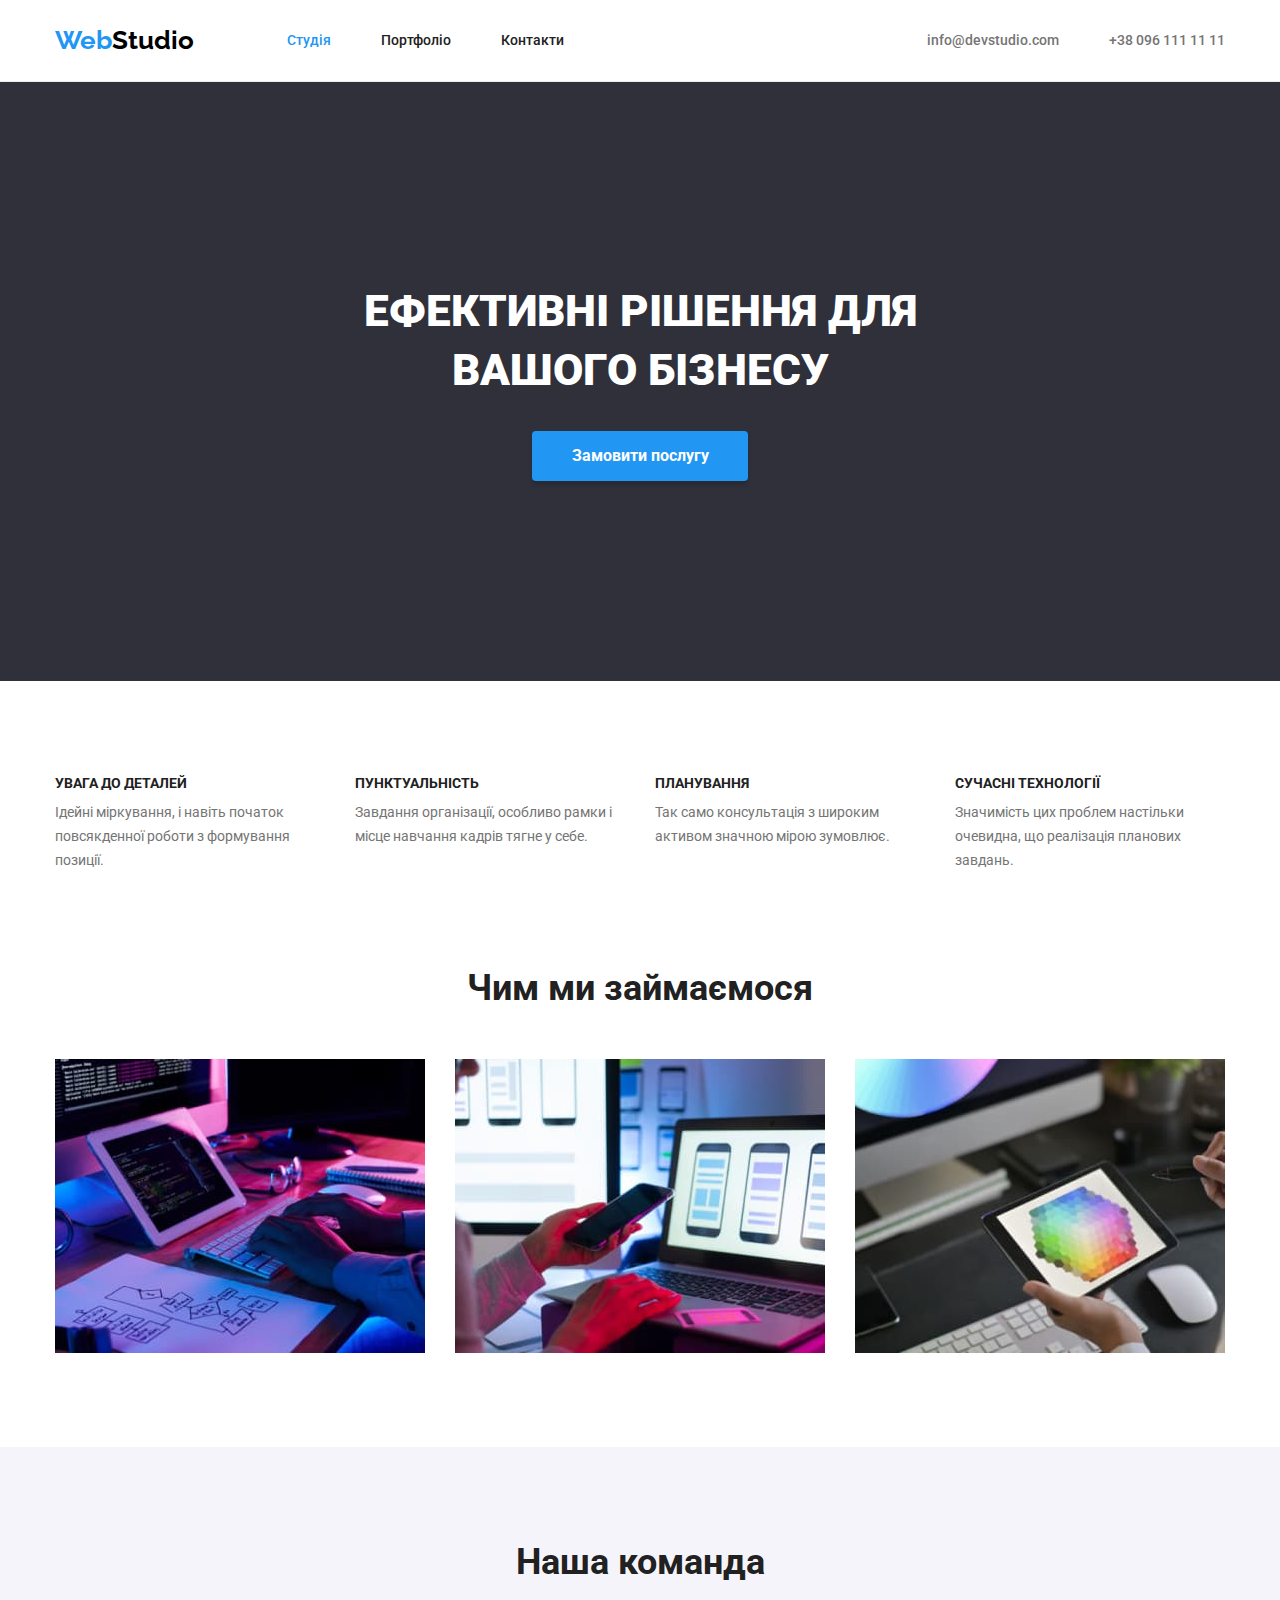
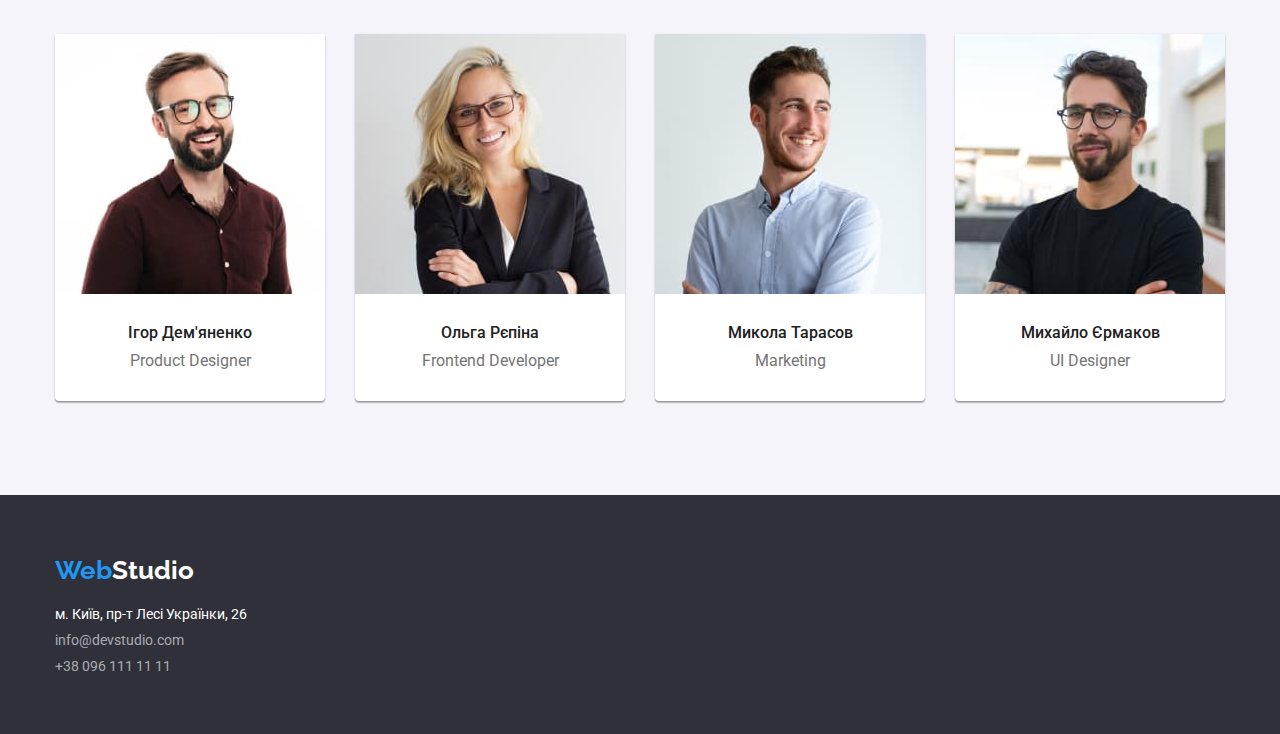
<file: index.html>
<!DOCTYPE html>
<html lang="uk">
  <head>
    <meta charset="UTF-8" />
    <meta name="viewport" content="width=device-width, initial-scale=1.0" />
    <title>WebStudio</title>
    <link rel="preconnect" href="https://fonts.googleapis.com" />
    <link rel="preconnect" href="https://fonts.gstatic.com" crossorigin />
    <link
      href="https://fonts.googleapis.com/css2?family=Raleway:wght@700&family=Roboto:wght@400;500;700;900&display=swap"
      rel="stylesheet"
    />
    <link
      rel="stylesheet"
      href="https://cdnjs.cloudflare.com/ajax/libs/modern-normalize/1.0.0/modern-normalize.min.css"
    />
    <link rel="stylesheet" href="./css/styles.css" />
  </head>
  <body>
    <header class="site-header">
      <div class="container main-nav">
        <nav class="site-nav">
          <a
            class="header-logo"
            href="https://matskin.github.io/goit-markup-hw-03/"
            ><span class="accent">Web</span>Studio</a
          >
          <ul class="site-nav list">
            <li class="item">
              <a
                class="header-link selected"
                href="https://matskin.github.io/goit-markup-hw-03/"
                >Студія</a
              >
            </li>
            <li class="item">
              <a
                class="header-link"
                href="https://matskin.github.io/goit-markup-hw-03/portfolio.html"
                >Портфоліо</a
              >
            </li>
            <li class="item"><a class="header-link" href="#">Контакти</a></li>
          </ul>
        </nav>
        <ul class="auth-nav">
          <li class="item">
            <a class="contacts-link" href="mailto:info@devstudio.com"
              >info@devstudio.com</a
            >
          </li>
          <li class="item">
            <a class="contacts-link" href="tel:+380961111111"
              >+38 096 111 11 11</a
            >
          </li>
        </ul>
      </div>
    </header>
    <main>
      <section class="hero-section">
        <div class="container">
          <h1 class="hero-title">Ефективні рішення для вашого бізнесу</h1>
          <button class="hero-button" type="button">Замовити послугу</button>
        </div>
      </section>
      <section class="section benefits">
        <div class="container">
          <h2 class="visually-hidden">Наші переваги</h2>
          <ul class="benefits">
            <li class="item">
              <h3 class="benefit-title">Увага до деталей</h3>
              <p class="benefit-text">
                Ідейні міркування, і навіть початок повсякденної роботи з
                формування позиції.
              </p>
            </li>
            <li class="item">
              <h3 class="benefit-title">Пунктуальність</h3>
              <p class="benefit-text">
                Завдання організації, особливо рамки і місце навчання кадрів
                тягне у себе.
              </p>
            </li>
            <li class="item">
              <h3 class="benefit-title">Планування</h3>
              <p class="benefit-text">
                Так само консультація з широким активом значною мірою зумовлює.
              </p>
            </li>
            <li class="item">
              <h3 class="benefit-title">Сучасні технології</h3>
              <p class="benefit-text">
                Значимість цих проблем настільки очевидна, що реалізація
                планових завдань.
              </p>
            </li>
          </ul>
        </div>
      </section>
      <section class="do-section">
        <div class="container">
          <h2 class="section-title">Чим ми займаємося</h2>
          <ul class="do">
            <li class="item">
              <img
                src="./images/coding.jpg"
                alt="Кодування"
                width="370"
                height="294"
              />
            </li>
            <li class="item">
              <img
                src="./images/testing.jpg"
                alt="Тестування"
                width="370"
                height="294"
              />
            </li>
            <li class="item">
              <img
                src="./images/design.jpg"
                alt="Дизайн"
                width="370"
                height="294"
              />
            </li>
          </ul>
        </div>
      </section>
      <section class="section team">
        <div class="container">
          <h2 class="section-title">Наша команда</h2>
          <ul class="team-list">
            <li class="item">
              <img
                src="./images/igor.jpg"
                alt="Ігор Дем'яненко"
                width="270"
                height="260"
              />
              <div class="person">
                <h3 class="person-name">Ігор Дем'яненко</h3>
                <p class="person-job">Product Designer</p>
              </div>
            </li>
            <li class="item">
              <img
                src="./images/olga.jpg"
                alt="Ольга Рєпіна"
                width="270"
                height="260"
              />
              <div class="person">
                <h3 class="person-name">Ольга Рєпіна</h3>
                <p class="person-job">Frontend Developer</p>
              </div>
            </li>
            <li class="item">
              <img
                src="./images/mika.jpg"
                alt="Микола Тарасов"
                width="270"
                height="260"
              />
              <div class="person">
                <h3 class="person-name">Микола Тарасов</h3>
                <p class="person-job">Marketing</p>
              </div>
            </li>
            <li class="item">
              <img
                src="./images/michael.jpg"
                alt="Михайло Єрмаков"
                width="270"
                height="260"
              />
              <div class="person">
                <h3 class="person-name">Михайло Єрмаков</h3>
                <p class="person-job">UI Designer</p>
              </div>
            </li>
          </ul>
        </div>
      </section>
    </main>
    <footer class="footer">
      <div class="container">
        <a class="footer-logo" href="/"
          ><span class="accent">Web</span>Studio</a
        >
        <ul class="footer-list">
          <li class="item">
            <a
              class="address-link"
              href="https://goo.gl/maps/DKk7dyc23nP1CTv16"
              target="_blank"
              rel="noopener noreferrer"
              >м. Київ, пр-т Лесі Українки, 26</a
            >
          </li>
          <li class="item">
            <a class="mail-link" href="mailto:info@devstudio.com"
              >info@devstudio.com</a
            >
          </li>
          <li class="item">
            <a class="tel-link" href="tel:+380961111111">+38 096 111 11 11</a>
          </li>
        </ul>
      </div>
    </footer>
  </body>
</html>
</file>
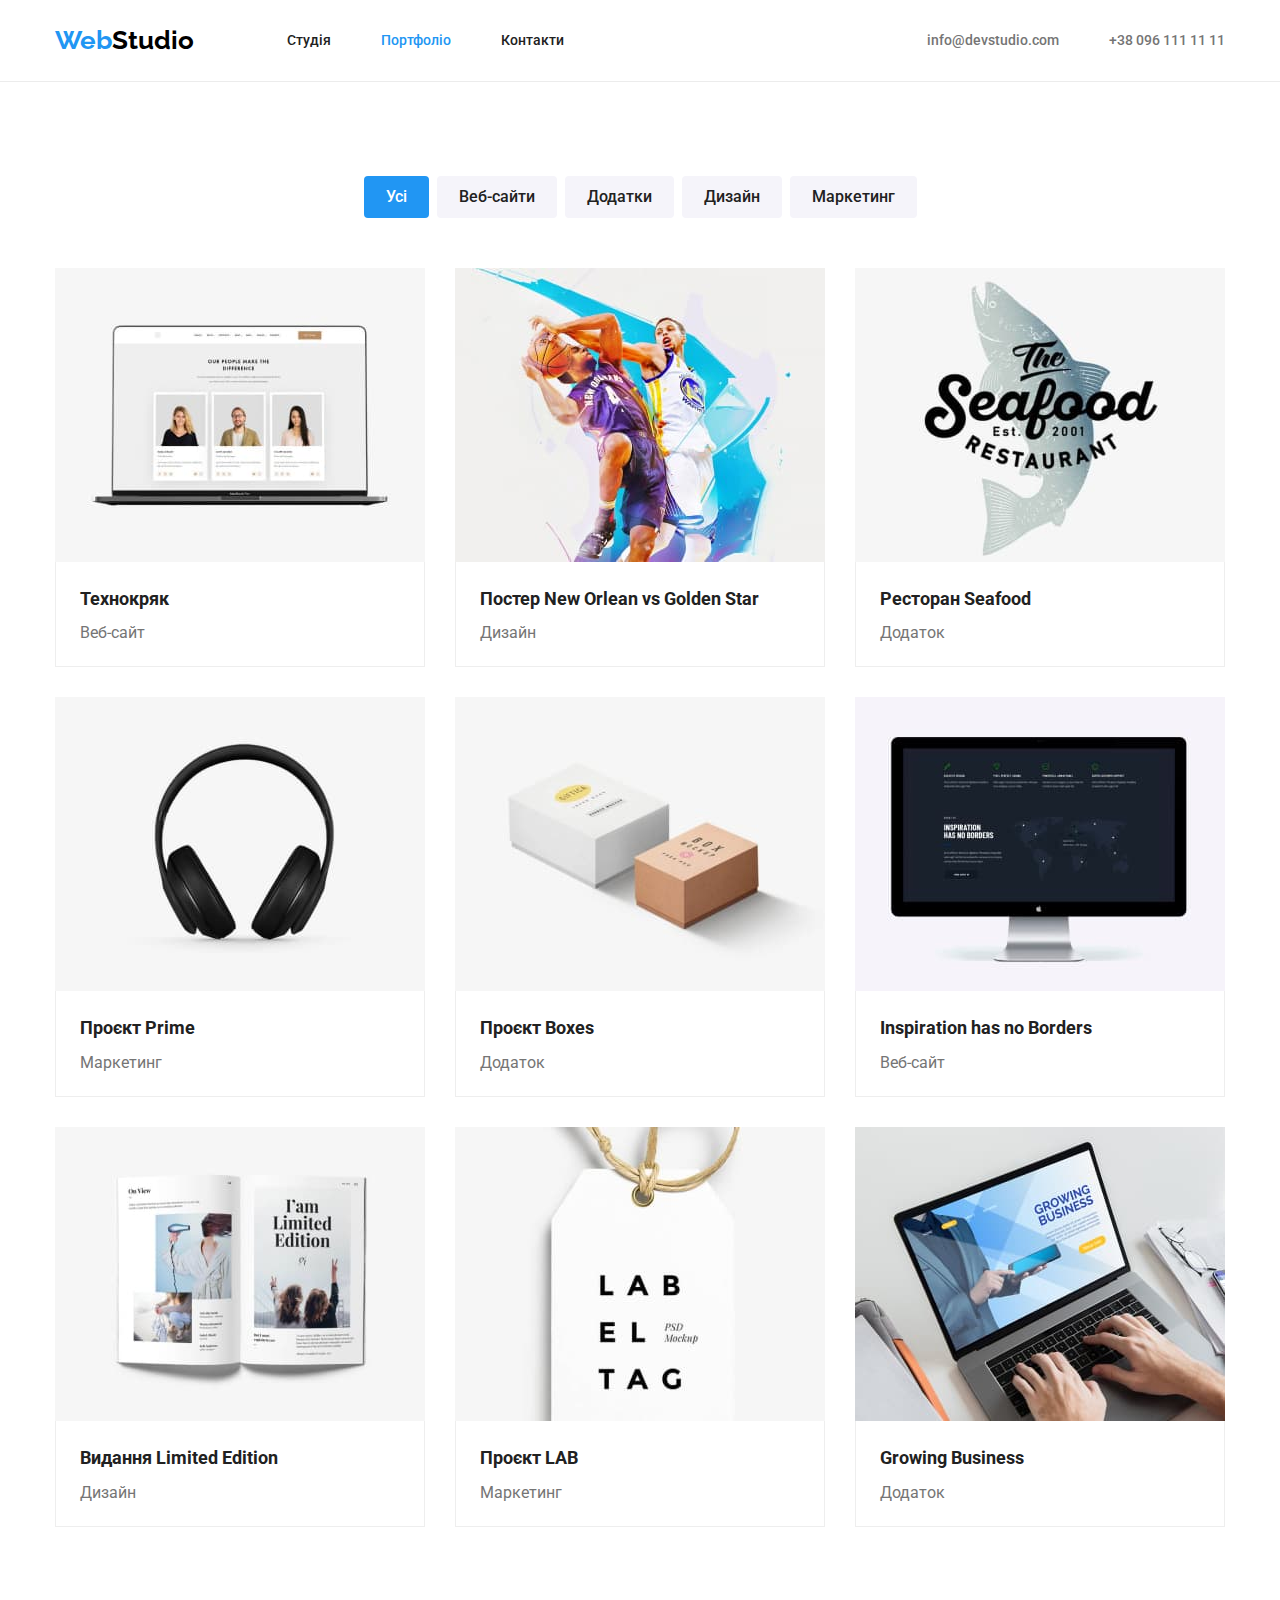
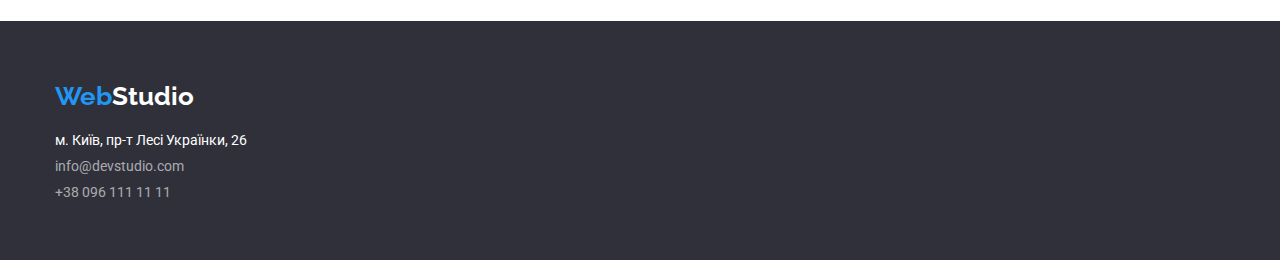
<file: portfolio.html>
<!DOCTYPE html>
<html lang="uk">
  <head>
    <meta charset="UTF-8" />
    <meta name="viewport" content="width=device-width, initial-scale=1.0" />
    <title>WebStudio</title>
    <link rel="preconnect" href="https://fonts.googleapis.com" />
    <link rel="preconnect" href="https://fonts.gstatic.com" crossorigin />
    <link
      href="https://fonts.googleapis.com/css2?family=Raleway:wght@700&family=Roboto:wght@400;500;700&display=swap"
      rel="stylesheet"
    />
    <link
      rel="stylesheet"
      href="https://cdnjs.cloudflare.com/ajax/libs/modern-normalize/1.0.0/modern-normalize.min.css"
    />
    <link rel="stylesheet" href="./css/styles.css" />
  </head>
  <body>
    <header class="site-header">
      <div class="container main-nav">
        <nav class="site-nav">
          <a
            class="header-logo"
            href="https://matskin.github.io/goit-markup-hw-03/"
            ><span class="accent">Web</span>Studio</a
          >
          <ul class="site-nav list">
            <li class="item">
              <a
                class="header-link"
                href="https://matskin.github.io/goit-markup-hw-03/"
                >Студія</a
              >
            </li>
            <li class="item">
              <a
                class="header-link selected"
                href="https://matskin.github.io/goit-markup-hw-03/portfolio.html"
                >Портфоліо</a
              >
            </li>
            <li class="item"><a class="header-link" href="#">Контакти</a></li>
          </ul>
        </nav>
        <ul class="auth-nav">
          <li class="item">
            <a class="contacts-link" href="mailto:info@devstudio.com"
              >info@devstudio.com</a
            >
          </li>
          <li class="item">
            <a class="contacts-link" href="tel:+380961111111"
              >+38 096 111 11 11</a
            >
          </li>
        </ul>
      </div>
    </header>
    <main>
      <section class="section work">
        <div class="container">
          <h1 class="visually-hidden">Наші роботи</h1>
          <ul class="button">
            <li class="item">
              <button class="works-button selected" type="button">Усі</button>
            </li>
            <li class="item">
              <button class="works-button" type="button">Веб-сайти</button>
            </li>
            <li class="item">
              <button class="works-button" type="button">Додатки</button>
            </li>
            <li class="item">
              <button class="works-button" type="button">Дизайн</button>
            </li>
            <li class="item">
              <button class="works-button" type="button">Маркетинг</button>
            </li>
          </ul>
          <ul class="card-set">
            <li class="item">
              <a href="#">
                <img src="./images/tehnokryak.jpg" alt="Веб-сайт | Технокряк" />
                <div class="card-set-title">
                  <h2 class="works-title">Технокряк</h2>
                  <p class="works-text">Веб-сайт</p>
                </div>
              </a>
            </li>

            <li class="item">
              <a href="#">
                <img
                  src="./images/poster.jpg"
                  alt="Дизайн | Постер New Orlean vs Golden Star"
                />
                <div class="card-set-title">
                  <h2 class="works-title">Постер New Orlean vs Golden Star</h2>
                  <p class="works-text">Дизайн</p>
                </div>
              </a>
            </li>

            <li class="item">
              <a href="#">
                <img
                  src="./images/restaurant.jpg"
                  alt="Додаток | Ресторан Seafood"
                />
                <div class="card-set-title">
                  <h2 class="works-title">Ресторан Seafood</h2>
                  <p class="works-text">Додаток</p>
                </div>
              </a>
            </li>

            <li class="item">
              <a href="#">
                <img src="./images/prime.jpg" alt="Маркетинг | Проєкт Prime" />
                <div class="card-set-title">
                  <h2 class="works-title">Проєкт Prime</h2>
                  <p class="works-text">Маркетинг</p>
                </div>
              </a>
            </li>

            <li class="item">
              <a href="#">
                <img src="./images/boxes.jpg" alt="Додаток | Проєкт Boxes" />
                <div class="card-set-title">
                  <h2 class="works-title">Проєкт Boxes</h2>
                  <p class="works-text">Додаток</p>
                </div>
              </a>
            </li>

            <li class="item">
              <a href="#">
                <img
                  src="./images/inspiration.jpg"
                  alt="Веб-сайт | Inspiration has no Borders"
                />
                <div class="card-set-title">
                  <h2 class="works-title">Inspiration has no Borders</h2>
                  <p class="works-text">Веб-сайт</p>
                </div>
              </a>
            </li>

            <li class="item">
              <a href="#">
                <img
                  src="./images/limited.jpg"
                  alt="Дизайн | Видання Limited Edition"
                />
                <div class="card-set-title">
                  <h2 class="works-title">Видання Limited Edition</h2>
                  <p class="works-text">Дизайн</p>
                </div>
              </a>
            </li>

            <li class="item">
              <a href="#">
                <img src="./images/lab.jpg" alt="Маркетинг | Проєкт LAB" />
                <div class="card-set-title">
                  <h2 class="works-title">Проєкт LAB</h2>
                  <p class="works-text">Маркетинг</p>
                </div>
              </a>
            </li>

            <li class="item">
              <a href="#">
                <img
                  src="./images/growing.jpg"
                  alt="Додаток | Growing Business"
                />
                <div class="card-set-title">
                  <h2 class="works-title">Growing Business</h2>
                  <p class="works-text">Додаток</p>
                </div>
              </a>
            </li>
          </ul>
        </div>
      </section>
    </main>
    <footer class="footer">
      <div class="container">
        <a class="footer-logo" href="/"
          ><span class="accent">Web</span>Studio</a
        >
        <ul class="footer-list">
          <li class="item">
            <a
              class="address-link"
              href="https://goo.gl/maps/DKk7dyc23nP1CTv16"
              target="_blank"
              rel="noopener noreferrer"
              >м. Київ, пр-т Лесі Українки, 26</a
            >
          </li>
          <li class="item">
            <a class="mail-link" href="mailto:info@devstudio.com"
              >info@devstudio.com</a
            >
          </li>
          <li class="item">
            <a class="tel-link" href="tel:+380961111111">+38 096 111 11 11</a>
          </li>
        </ul>
      </div>
    </footer>
  </body>
</html>
</file>
<file: css/styles.css>
:root {
    --color-primary: #212121;
    --color-secondary: #757575;
    --color-brand: #2196f3;
    --color-light: #fff;
    --color-bg-dark: #2f303a;
    --color-logo: #000;
    --color-link: #fff9;
    --color-bg: #f5f4fa;
    --color-line: #ececec;
    --card-set-gap: 30px;
}

html {
    box-sizing: border-box;
}

*,
*::before,
*::after {
    box-sizing: inherit;
}

body {
    margin: 0;
    font-family: 'Roboto', sans-serif;
    font-weight: 400;
    font-size: 14px;
    color: var(--color-primary);
}

h1,
h2,
h3,
h4,
h5,
h6,
p {
    margin: 0;
}

img {
    display: block;
}

ul {
    display: flex;
    padding: 0;
    margin: 0;
    list-style-type: none;
}

a {
    text-decoration: none;
}

/* Header */
.site-header {
    border-bottom: 1px solid var(--color-line);
}

.container {
    margin: 0 auto;
    padding-left: 15px;
    padding-right: 15px;
    
    width: 1200px;
    text-align: center;
}

.main-nav {
    display: flex;
    align-items: center;

}

.header-logo {
    margin-right: 93px;

    font-family: 'Raleway', sans-serif;
    font-weight: 700;
    font-size: 26px;
    line-height: 1.18;
    color: var(--color-logo);
}

.header-logo .accent {
    color: var(--color-brand);
}

.site-nav {
    display: flex;
    align-items: center;
}

.site-nav .list .item:not(:last-child) {
    margin-right: 50px;
}

.header-link {
    display: block;
    padding-top: 32px;
    padding-bottom: 32px;

    font-weight: 500;
    line-height: 1.18;
    color: var(--color-primary);
}

.header-link:hover {
    color: var(--color-brand);
}

.selected {
    color: var(--color-brand);
}

.contacts-link {
    font-weight: 500;
    line-height: 1.18;
    color: var(--color-secondary);
}

.contacts-link:hover {
    color: var(--color-brand);
}

.auth-nav {
    display: flex;
    margin-left: auto;
}

.auth-nav .item:not(:last-child) {
    margin-right: 50px;
}

/* Main section */
.section {
    padding-top: 94px;
    padding-bottom: 94px;
}

/* Hero section */
.hero-section {
    padding: 200px 0;
    background-color: var(--color-bg-dark);
}

.hero-title {
    margin-top: 0;
    margin-right: auto;
    margin-left: auto;
    margin-bottom: 30px;

    width: 696px;
    font-weight: 900;
    font-size: 44px;
    line-height: 1.36;
    color: var(--color-light);
    text-transform: uppercase;
}

.hero-button {
    margin: 0;

    width: 216px;
    height: 50px;
    flex-shrink: 0;

    border-radius: 4px;
    box-shadow: 0px 4px 4px 0px rgba(0, 0, 0, 0.15);

    font-weight: 700;
    font-size: 16px;
    line-height: 1.875;
    color: var(--color-light);
    border: none;
    background-color: var(--color-brand);
}

.section-title {
    margin-bottom: 50px;
    font-weight: 700;
    font-size: 36px;
    line-height: 1.18;
}

/* Benefits section  */
.visually-hidden {
  position: absolute;
  width: 1px;
  height: 1px;
  margin: -1px;
  border: 0;
  padding: 0;
  
  white-space: nowrap;
  clip-path: inset(100%);
  clip: rect(0 0 0 0);
  overflow: hidden;
}

.benefits .item {
    width: 270px;
}

.benefits .item:not(:last-child) {
    margin-right: 30px;
}

.benefit-title {
    margin-bottom: 10px;
    font-weight: 700;
    font-size: 14px;
    text-transform: uppercase;
    text-align: left;
}
.benefit-text {
    font-size: 14px;
    line-height: 1.7;
    color: var(--color-secondary);
    text-align: left;
}

/* Do section  */
.do-section {
    padding-bottom: 94px;
}

.do .item:not(:last-child) {
    margin-right: 30px;
}

/* Team section  */
.team {
    background-color: var(--color-bg);
}

.team-list .item:not(:last-child) {
    margin-right: 30px;
}

.team-list .item {
    width: 270px;
    flex-shrink: 0;

    border-radius: 0px 0px 4px 4px;
    background: #FFF;

    /* material shadow v1 */
    box-shadow: 0px 2px 1px 0px rgba(0, 0, 0, 0.20), 0px 1px 1px 0px rgba(0, 0, 0, 0.14), 0px 1px 3px 0px rgba(0, 0, 0, 0.12);
}

.person {
    padding-top: 30px;
    padding-bottom: 30px;
}

.person-name {
    margin-bottom: 10px;
    font-weight: 500;
    font-size: 16px;
    line-height: 1.18;
}

.person-job {
    font-size: 16px;
    line-height: 1.18;
    color: var(--color-secondary);
}

/* Works section */
.button {
    justify-content: center;
    margin-bottom: 50px;
}

.button > .item:not(:last-child) {
    margin-right: 8px;
}

/* CARD SET */
.card-set {
    display: flex;
    flex-wrap: wrap;
    margin-left: calc(-1 * var(--card-set-gap));
    margin-top: calc(-1 * var(--card-set-gap));
}

.card-set > .item {
    width: 370px;
    margin-left: var(--card-set-gap);
    margin-top: var(--card-set-gap);
}

.card-set-title {
    padding: 20px 24px;
    border-right: 1px solid #EEE;
    border-bottom: 1px solid #EEE;
    border-left: 1px solid #EEE;
    background: #FFF;
}

.works-title {
    margin-bottom: 4px;
    font-weight: 700;
    font-size: 18px;
    line-height: 1.875;
    color: var(--color-primary);
    text-align: left;
}

.works-text {
    font-size: 16px;
    line-height: 1.7;
    color: var(--color-secondary);
    text-align: left;
}

.works-button {
    padding: 6px 22px;
    font-weight: 500;
    font-size: 16px;
    line-height: 1.875;
    color: var(--color-primary);
    border: none;
    border-radius: 4px;
    background-color: var(--color-bg);
    text-align: center;
}

.works-button:hover {
    color: var(--color-light);
    background-color: var(--color-brand);
}

.works-button.selected {
    color: var(--color-light);
    background-color: var(--color-brand);
}

/* Footer section  */
.footer > .container {
    text-align: left;
}

.footer {
    padding-top: 60px;
    padding-bottom: 60px;
    background-color: var(--color-bg-dark);
}

.footer-list {
    display: block;
}

.footer-logo {
    display: block;
    margin-bottom: 20px;

    font-family: 'Raleway', sans-serif;
    font-weight: 700;
    font-size: 26px;
    line-height: 1.18;
    color: var(--color-light);
}

.footer-logo .accent {
    color: var(--color-brand);
}

.footer-list .item:not(:last-child) {
    margin-bottom: 10px;
}

.address-link {
    color: var(--color-light);
}

.mail-link {
    display: block;
    
    color: var(--color-link);
}

.tel-link {
    display: block;

    color: var(--color-link);
}

.footer-link:hover {
    color: var(--color-brand);
}
</file>
